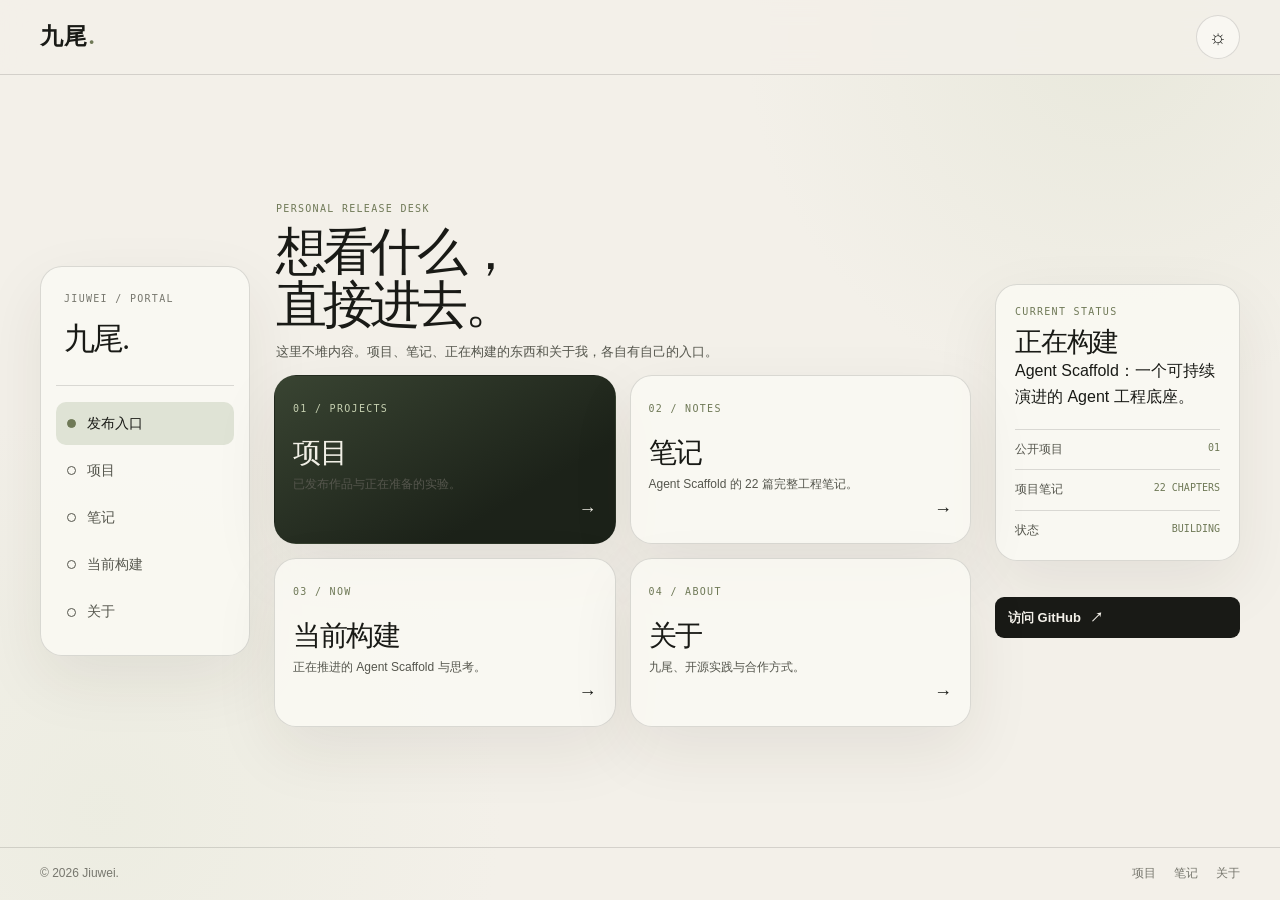
<file: index.html>
<!doctype html>
<html lang="zh-CN">
<head>
  <meta charset="utf-8" />
  <meta name="viewport" content="width=device-width, initial-scale=1" />
  <meta name="description" content="九尾的个人发布入口：项目、笔记、当前构建与关于。" />
  <meta name="theme-color" content="#f3f0e9" />
  <title>九尾 · 发布入口</title>
  <link rel="stylesheet" href="portal.css" />
</head>
<body>
  <a class="skip-link" href="#main-content">跳到主要内容</a>
  <header class="site-header"><div class="shell header-inner"><a class="brand" href="index.html" aria-label="九尾首页">九尾<span class="brand-dot">.</span></a><div class="header-actions"><button class="theme-toggle" type="button" data-theme-toggle aria-label="切换到夜间模式" title="切换到夜间模式"><span class="theme-symbol" aria-hidden="true"><span data-theme-icon="sun">☼</span><span data-theme-icon="moon">☾</span></span></button><button class="nav-toggle" type="button" data-nav-toggle aria-label="打开导航" aria-expanded="false"><span class="nav-lines" aria-hidden="true"></span></button></div></div></header>

  <main id="main-content" class="portal shell">
    <aside class="portal-nav" aria-label="功能导航"><div class="identity"><p>JIUWEI / PORTAL</p><h1>九尾.</h1></div><nav class="side-nav" data-nav aria-label="主导航"><a href="index.html" aria-current="page">发布入口</a><a href="projects.html">项目</a><a href="notes.html">笔记</a><a href="now.html">当前构建</a><a href="about.html">关于</a></nav></aside>

    <section class="portal-center" aria-labelledby="portal-title">
      <div class="portal-intro"><p class="eyebrow">PERSONAL RELEASE DESK</p><h2 id="portal-title">想看什么，<br />直接进去。</h2><p>这里不堆内容。项目、笔记、正在构建的东西和关于我，各自有自己的入口。</p></div>
      <div class="entry-grid">
        <article class="entry-card entry-card--featured"><a href="projects.html" aria-label="进入项目页"></a><div><span class="entry-index">01 / PROJECTS</span><h3>项目</h3><p>已发布作品与正在准备的实验。</p></div><span class="card-arrow" aria-hidden="true">→</span></article>
        <article class="entry-card"><a href="notes.html" aria-label="进入笔记页"></a><div><span class="entry-index">02 / NOTES</span><h3>笔记</h3><p>Agent Scaffold 的 22 篇完整工程笔记。</p></div><span class="card-arrow" aria-hidden="true">→</span></article>
        <article class="entry-card"><a href="now.html" aria-label="进入当前构建页"></a><div><span class="entry-index">03 / NOW</span><h3>当前构建</h3><p>正在推进的 Agent Scaffold 与思考。</p></div><span class="card-arrow" aria-hidden="true">→</span></article>
        <article class="entry-card"><a href="about.html" aria-label="进入关于页"></a><div><span class="entry-index">04 / ABOUT</span><h3>关于</h3><p>九尾、开源实践与合作方式。</p></div><span class="card-arrow" aria-hidden="true">→</span></article>
      </div>
    </section>

    <aside class="portal-rail" aria-label="当前状态"><section class="status-card"><p class="status-label">CURRENT STATUS</p><h2>正在构建</h2><p>Agent Scaffold：一个可持续演进的 Agent 工程底座。</p><ul class="status-list"><li><span>公开项目</span><span>01</span></li><li><span>项目笔记</span><span>22 CHAPTERS</span></li><li><span>状态</span><span>BUILDING</span></li></ul></section><a class="github-link" href="https://github.com/3125022941" target="_blank" rel="noreferrer">访问 GitHub <span aria-hidden="true">↗</span></a></aside>
  </main>

  <footer class="site-footer"><div class="shell footer-inner"><p>© <span data-year></span> Jiuwei.</p><nav aria-label="页脚导航"><a href="projects.html">项目</a><a href="notes.html">笔记</a><a href="about.html">关于</a></nav></div></footer>
  <script src="portal.js"></script>
</body>
</html>
</file>
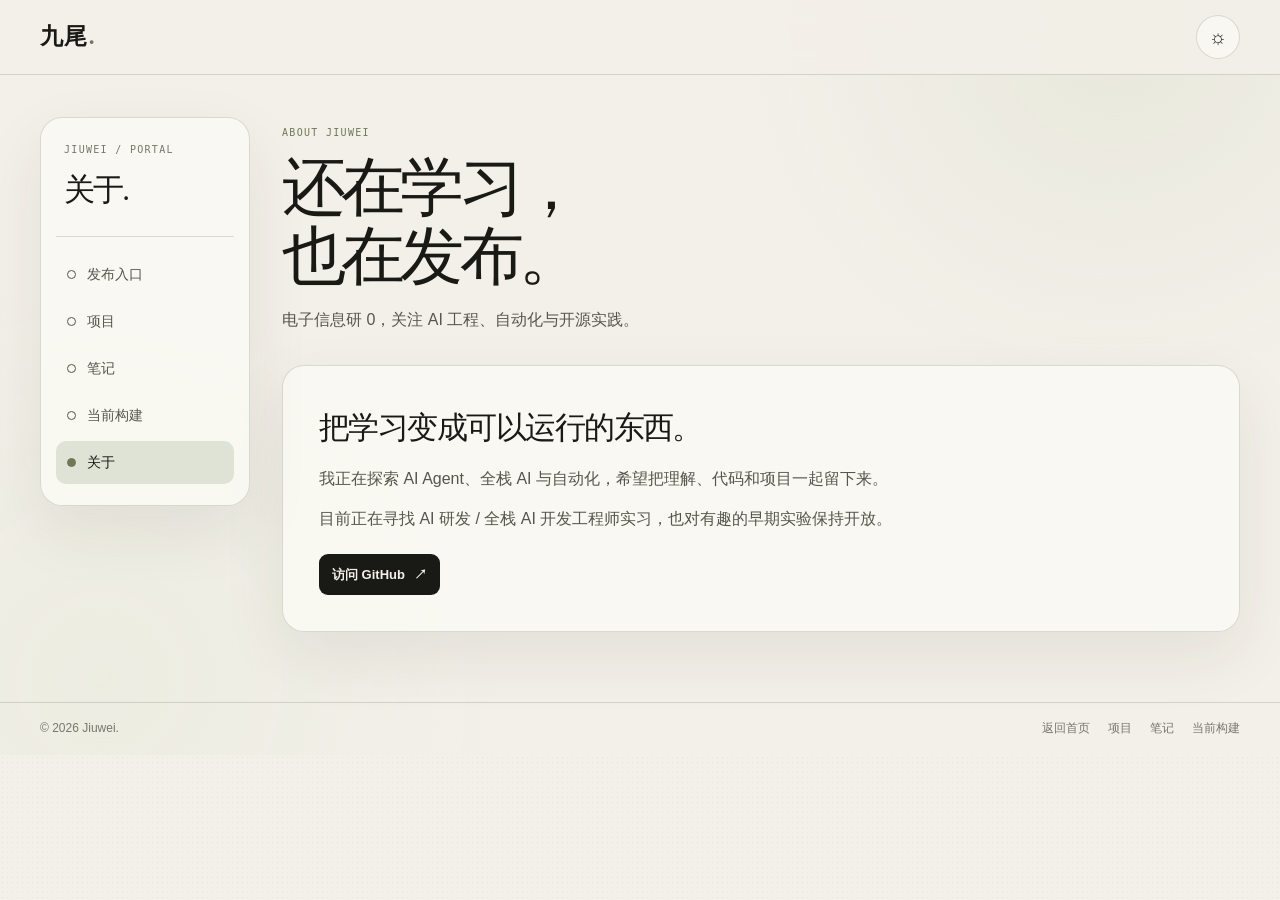
<file: about.html>
<!doctype html>
<html lang="zh-CN"><head><meta charset="utf-8" /><meta name="viewport" content="width=device-width, initial-scale=1" /><meta name="description" content="关于九尾。" /><title>关于 · 九尾</title><link rel="stylesheet" href="portal.css" /></head>
<body><a class="skip-link" href="#main-content">跳到主要内容</a><header class="site-header"><div class="shell header-inner"><a class="brand" href="index.html">九尾<span class="brand-dot">.</span></a><div class="header-actions"><button class="theme-toggle" type="button" data-theme-toggle aria-label="切换到夜间模式"><span class="theme-symbol" aria-hidden="true"><span data-theme-icon="sun">☼</span><span data-theme-icon="moon">☾</span></span></button><button class="nav-toggle" type="button" data-nav-toggle aria-label="打开导航" aria-expanded="false"><span class="nav-lines" aria-hidden="true"></span></button></div></div></header>
<main id="main-content" class="page-layout shell"><aside class="page-nav"><div class="portal-nav"><div class="identity"><p>JIUWEI / PORTAL</p><h1>关于.</h1></div><nav class="side-nav" data-nav aria-label="主导航"><a href="index.html">发布入口</a><a href="projects.html">项目</a><a href="notes.html">笔记</a><a href="now.html">当前构建</a><a href="about.html" aria-current="page">关于</a></nav></div></aside><section class="page-main"><header class="page-heading"><p class="eyebrow">ABOUT JIUWEI</p><h1>还在学习，<br />也在发布。</h1><p>电子信息研 0，关注 AI 工程、自动化与开源实践。</p></header><section class="content-card"><h2>把学习变成可以运行的东西。</h2><p>我正在探索 AI Agent、全栈 AI 与自动化，希望把理解、代码和项目一起留下来。</p><p>目前正在寻找 AI 研发 / 全栈 AI 开发工程师实习，也对有趣的早期实验保持开放。</p><a class="github-link" href="https://github.com/3125022941" target="_blank" rel="noreferrer">访问 GitHub <span aria-hidden="true">↗</span></a></section></section></main><footer class="site-footer"><div class="shell footer-inner"><p>© <span data-year></span> Jiuwei.</p><nav><a href="index.html">返回首页</a><a href="projects.html">项目</a><a href="notes.html">笔记</a><a href="now.html">当前构建</a></nav></div></footer><script src="portal.js"></script></body></html>
</file>
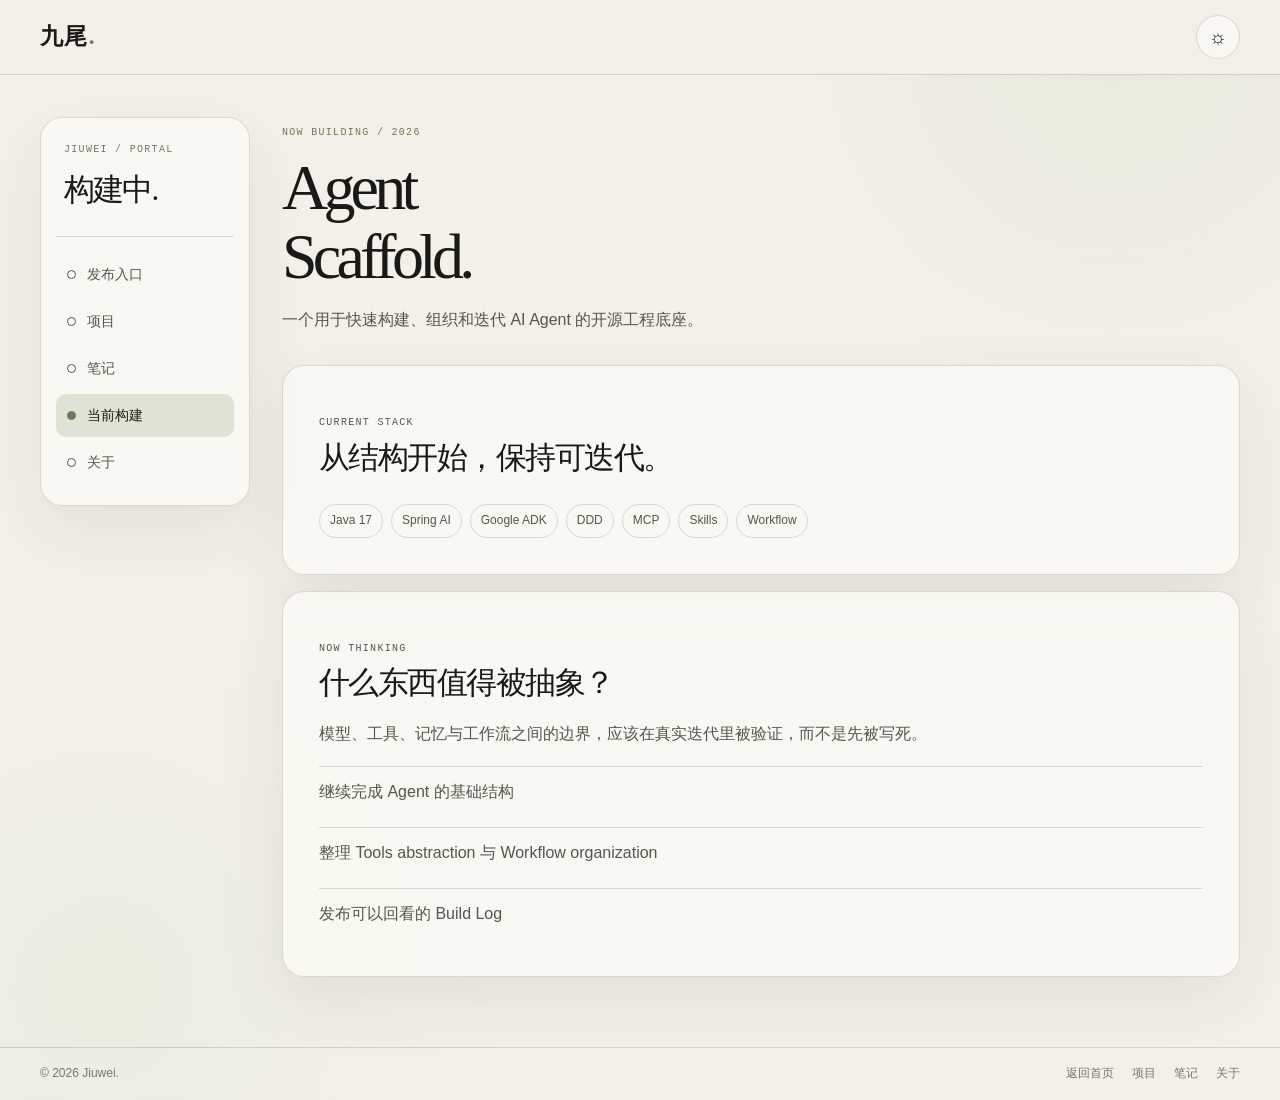
<file: now.html>
<!doctype html>
<html lang="zh-CN"><head><meta charset="utf-8" /><meta name="viewport" content="width=device-width, initial-scale=1" /><meta name="description" content="九尾正在构建的 Agent Scaffold。" /><title>当前构建 · 九尾</title><link rel="stylesheet" href="portal.css" /></head>
<body><a class="skip-link" href="#main-content">跳到主要内容</a><header class="site-header"><div class="shell header-inner"><a class="brand" href="index.html">九尾<span class="brand-dot">.</span></a><div class="header-actions"><button class="theme-toggle" type="button" data-theme-toggle aria-label="切换到夜间模式"><span class="theme-symbol" aria-hidden="true"><span data-theme-icon="sun">☼</span><span data-theme-icon="moon">☾</span></span></button><button class="nav-toggle" type="button" data-nav-toggle aria-label="打开导航" aria-expanded="false"><span class="nav-lines" aria-hidden="true"></span></button></div></div></header>
<main id="main-content" class="page-layout shell"><aside class="page-nav"><div class="portal-nav"><div class="identity"><p>JIUWEI / PORTAL</p><h1>构建中.</h1></div><nav class="side-nav" data-nav aria-label="主导航"><a href="index.html">发布入口</a><a href="projects.html">项目</a><a href="notes.html">笔记</a><a href="now.html" aria-current="page">当前构建</a><a href="about.html">关于</a></nav></div></aside><section class="page-main"><header class="page-heading"><p class="eyebrow">NOW BUILDING / 2026</p><h1>Agent<br />Scaffold.</h1><p>一个用于快速构建、组织和迭代 AI Agent 的开源工程底座。</p></header><section class="content-card"><p class="eyebrow">CURRENT STACK</p><h2>从结构开始，保持可迭代。</h2><div class="stack-list" aria-label="技术栈"><span>Java 17</span><span>Spring AI</span><span>Google ADK</span><span>DDD</span><span>MCP</span><span>Skills</span><span>Workflow</span></div></section><section class="content-card"><p class="eyebrow">NOW THINKING</p><h2>什么东西值得被抽象？</h2><p>模型、工具、记忆与工作流之间的边界，应该在真实迭代里被验证，而不是先被写死。</p><ul class="next-list"><li>继续完成 Agent 的基础结构</li><li>整理 Tools abstraction 与 Workflow organization</li><li>发布可以回看的 Build Log</li></ul></section></section></main><footer class="site-footer"><div class="shell footer-inner"><p>© <span data-year></span> Jiuwei.</p><nav><a href="index.html">返回首页</a><a href="projects.html">项目</a><a href="notes.html">笔记</a><a href="about.html">关于</a></nav></div></footer><script src="portal.js"></script></body></html>
</file>
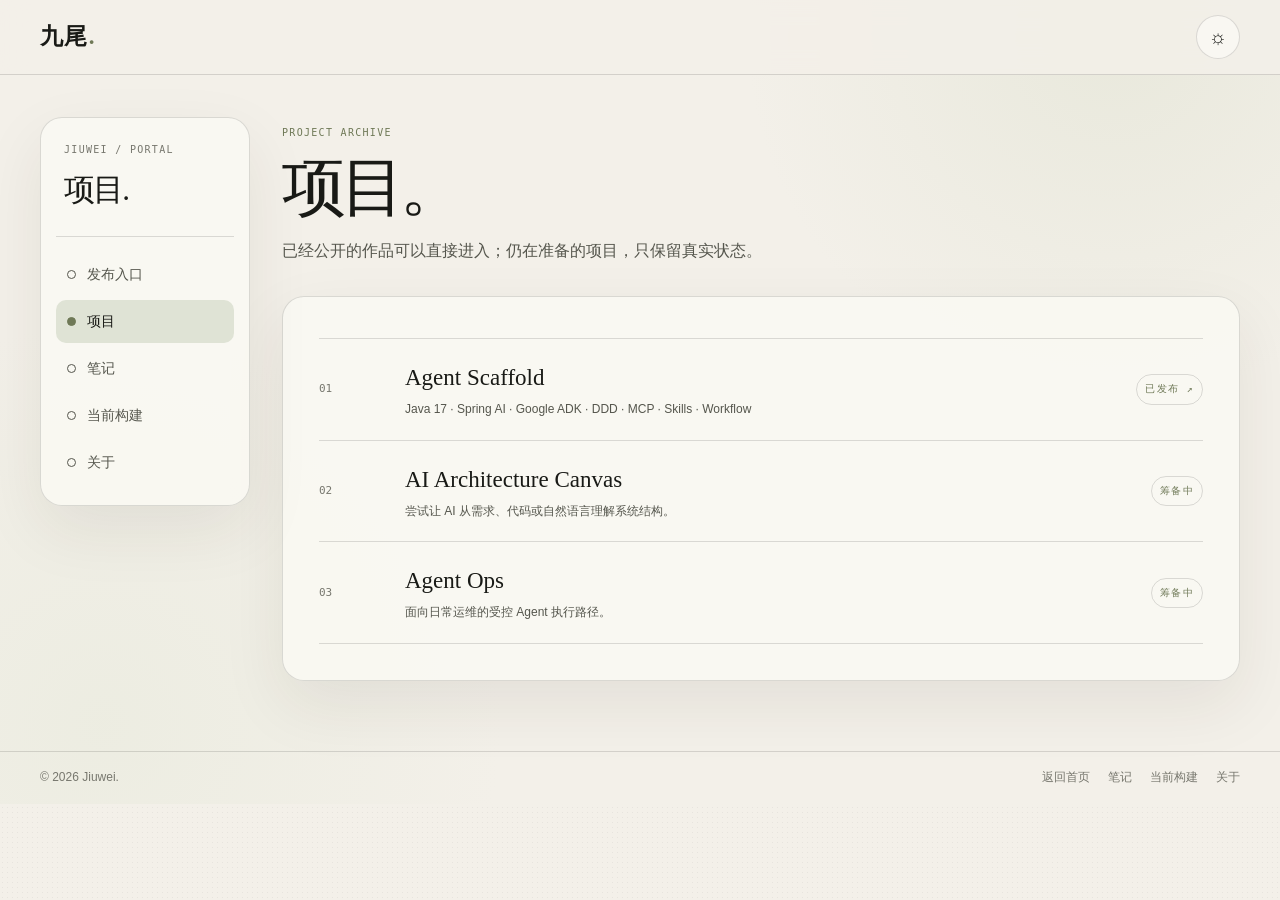
<file: projects.html>
<!doctype html>
<html lang="zh-CN"><head><meta charset="utf-8" /><meta name="viewport" content="width=device-width, initial-scale=1" /><meta name="description" content="九尾的项目档案。" /><title>项目 · 九尾</title><link rel="stylesheet" href="portal.css" /></head>
<body><a class="skip-link" href="#main-content">跳到主要内容</a><header class="site-header"><div class="shell header-inner"><a class="brand" href="index.html">九尾<span class="brand-dot">.</span></a><div class="header-actions"><button class="theme-toggle" type="button" data-theme-toggle aria-label="切换到夜间模式"><span class="theme-symbol" aria-hidden="true"><span data-theme-icon="sun">☼</span><span data-theme-icon="moon">☾</span></span></button><button class="nav-toggle" type="button" data-nav-toggle aria-label="打开导航" aria-expanded="false"><span class="nav-lines" aria-hidden="true"></span></button></div></div></header>
<main id="main-content" class="page-layout shell"><aside class="page-nav"><div class="portal-nav"><div class="identity"><p>JIUWEI / PORTAL</p><h1>项目.</h1></div><nav class="side-nav" data-nav aria-label="主导航"><a href="index.html">发布入口</a><a href="projects.html" aria-current="page">项目</a><a href="notes.html">笔记</a><a href="now.html">当前构建</a><a href="about.html">关于</a></nav></div></aside><section class="page-main"><header class="page-heading"><p class="eyebrow">PROJECT ARCHIVE</p><h1>项目。</h1><p>已经公开的作品可以直接进入；仍在准备的项目，只保留真实状态。</p></header><section class="content-card projects-module" id="projects" aria-label="项目档案"><div class="project-list"><article class="project-row project-card project-row--published"><a data-work-link href="https://github.com/3125022941/agent-scaffold" target="_blank" rel="noreferrer" aria-label="打开 Agent Scaffold GitHub 仓库"></a><span class="project-index">01</span><div><h3>Agent Scaffold</h3><p>Java 17 · Spring AI · Google ADK · DDD · MCP · Skills · Workflow</p></div><span class="project-status">已发布 ↗</span></article><article class="project-row project-card"><span class="project-index">02</span><div><h3>AI Architecture Canvas</h3><p>尝试让 AI 从需求、代码或自然语言理解系统结构。</p></div><span class="project-status">筹备中</span></article><article class="project-row project-card"><span class="project-index">03</span><div><h3>Agent Ops</h3><p>面向日常运维的受控 Agent 执行路径。</p></div><span class="project-status">筹备中</span></article></div></section></section></main><footer class="site-footer"><div class="shell footer-inner"><p>© <span data-year></span> Jiuwei.</p><nav><a href="index.html">返回首页</a><a href="notes.html">笔记</a><a href="now.html">当前构建</a><a href="about.html">关于</a></nav></div></footer><script src="portal.js"></script></body></html>
</file>
<file: portal.css>
:root {
  --paper: #f3f0e9;
  --card: #fbf9f4;
  --ink: #191a16;
  --ink-soft: #55564d;
  --muted: #77776e;
  --line: rgba(25, 26, 22, .14);
  --olive: #6f7957;
  --olive-pale: #dfe3d5;
  --shadow: 0 24px 65px rgba(45, 39, 29, .08);
  --serif: "Iowan Old Style", "Palatino Linotype", "Songti SC", STSong, serif;
  --sans: -apple-system, BlinkMacSystemFont, "Segoe UI", "PingFang SC", "Microsoft YaHei", sans-serif;
  --mono: "SFMono-Regular", Consolas, monospace;
  --shell: min(1200px, calc(100% - 48px));
}
html[data-theme="ink"] {
  --paper: #12140f;
  --card: #1b1e18;
  --ink: #f1eee6;
  --ink-soft: #c5c4bb;
  --muted: #9c9c91;
  --line: rgba(241, 238, 230, .14);
  --olive: #b5bd96;
  --olive-pale: #31382a;
  --shadow: 0 24px 65px rgba(0, 0, 0, .24);
}
* { box-sizing: border-box; }
html { background: var(--paper); }
body {
  min-width: 320px;
  margin: 0;
  overflow-x: hidden;
  color: var(--ink);
  background:
    radial-gradient(circle at 87% 4%, rgba(213,218,195,.34), transparent 23rem),
    radial-gradient(circle at 8% 90%, rgba(226,231,213,.38), transparent 25rem),
    var(--paper);
  font-family: var(--sans);
  line-height: 1.65;
  -webkit-font-smoothing: antialiased;
}
body::before { position: fixed; z-index: -1; inset: 0; pointer-events: none; opacity: .2; background-image: radial-gradient(rgba(25,26,22,.25) .45px, transparent .7px); background-size: 5px 5px; content: ""; }
a { color: inherit; text-decoration: none; }
button { font: inherit; }
h1, h2, h3, p { margin: 0; }
.shell { width: var(--shell); margin-inline: auto; }
.skip-link { position: fixed; z-index: 50; top: 12px; left: 12px; padding: 9px 13px; color: var(--paper); background: var(--ink); border-radius: 8px; transform: translateY(-180%); }
.skip-link:focus { transform: translateY(0); }
a:focus-visible, button:focus-visible { outline: 2px solid var(--olive); outline-offset: 4px; }

.site-header { position: sticky; z-index: 20; top: 0; border-bottom: 1px solid var(--line); background: color-mix(in srgb, var(--paper) 88%, transparent); backdrop-filter: blur(14px); }
.header-inner { min-height: 74px; display: grid; grid-template-columns: 1fr auto; align-items: center; gap: 22px; }
.brand { width: max-content; font-family: var(--serif); font-size: 23px; font-weight: 700; letter-spacing: .06em; }
.brand-dot { color: var(--olive); }
.header-actions { display: flex; align-items: center; gap: 9px; }
.theme-toggle, .nav-toggle { width: 44px; height: 44px; display: grid; place-items: center; padding: 0; color: var(--ink); background: color-mix(in srgb, var(--card) 86%, transparent); border: 1px solid var(--line); border-radius: 50%; cursor: pointer; transition: transform .2s ease, background .2s ease; }
.theme-toggle:hover, .nav-toggle:hover { background: var(--olive-pale); transform: translateY(-1px); }
.theme-symbol { position: relative; width: 19px; height: 19px; display: grid; place-items: center; }
.theme-symbol span { position: absolute; font-size: 20px; line-height: 1; transition: opacity .22s ease, transform .22s ease; }
.theme-symbol [data-theme-icon="moon"] { opacity: 0; transform: rotate(-20deg) scale(.7); }
html[data-theme="ink"] .theme-symbol [data-theme-icon="sun"] { opacity: 0; transform: rotate(20deg) scale(.7); }
html[data-theme="ink"] .theme-symbol [data-theme-icon="moon"] { opacity: 1; transform: rotate(0) scale(1); }
.nav-toggle { display: none; border-radius: 10px; }
.nav-lines, .nav-lines::before, .nav-lines::after { display: block; width: 18px; height: 1.5px; background: currentColor; content: ""; }
.nav-lines { position: relative; }.nav-lines::before { position: absolute; top: -6px; }.nav-lines::after { position: absolute; top: 6px; }

.portal { min-height: calc(100dvh - 128px); display: grid; grid-template-columns: 210px minmax(0, 1fr) 245px; gap: 24px; align-items: center; padding-block: 18px; }
.portal-nav, .status-card, .entry-card, .content-card { border: 1px solid var(--line); border-radius: 22px; background: color-mix(in srgb, var(--card) 84%, transparent); box-shadow: var(--shadow); }
.portal-nav { padding: 21px 15px; }
.identity { padding: 3px 8px 21px; border-bottom: 1px solid var(--line); }
.identity p, .eyebrow, .status-label, .entry-index, .project-status { color: var(--olive); font-family: var(--mono); font-size: 10px; letter-spacing: .13em; text-transform: uppercase; }
.identity p { color: var(--muted); }.identity h1 { margin-top: 5px; font-family: var(--serif); font-size: 31px; font-weight: 500; letter-spacing: -.06em; }
.side-nav { display: grid; gap: 4px; padding-top: 16px; }.side-nav a { display: flex; align-items: center; gap: 11px; padding: 10px 11px; color: var(--ink-soft); border-radius: 10px; font-size: 14px; transition: color .18s ease, background .18s ease; }.side-nav a::before { width: 7px; height: 7px; border: 1px solid currentColor; border-radius: 50%; content: ""; }.side-nav a:hover, .side-nav a[aria-current="page"] { color: var(--ink); background: var(--olive-pale); }.side-nav a[aria-current="page"]::before { background: var(--olive); border-color: var(--olive); }

.portal-center { min-width: 0; }.portal-intro { padding: 6px 2px 12px; }.portal-intro h2 { max-width: 650px; margin-top: 7px; font-family: var(--serif); font-size: clamp(35px, 4vw, 54px); font-weight: 500; letter-spacing: -.075em; line-height: 1.05; }.portal-intro p:last-child { max-width: 540px; margin-top: 9px; color: var(--ink-soft); font-size: 13px; }
.entry-grid { display: grid; grid-template-columns: repeat(2, minmax(0, 1fr)); gap: 14px; }.entry-card { position: relative; min-height: 156px; display: flex; flex-direction: column; justify-content: space-between; padding: 18px; overflow: hidden; transition: transform .2s ease, border-color .2s ease; }.entry-card:hover { border-color: var(--olive); transform: translateY(-4px); }.entry-card--featured { color: #f1efe6; background: linear-gradient(150deg, #394432, #1c2219 72%); border-color: transparent; }.entry-card--featured .entry-index, .entry-card--featured p { color: #c5cfb0; }.entry-card h3 { margin-top: 18px; font-family: var(--serif); font-size: 28px; font-weight: 500; letter-spacing: -.05em; line-height: 1.08; }.entry-card p { margin-top: 7px; color: var(--ink-soft); font-size: 12px; }.entry-card .card-arrow { align-self: flex-end; font-size: 18px; }.entry-card a { position: absolute; inset: 0; }.entry-card a:focus-visible { outline: 3px solid var(--olive); outline-offset: -3px; }

.portal-rail { display: grid; gap: 14px; }.status-card { padding: 19px; }.status-card h2 { margin-top: 8px; font-family: var(--serif); font-size: 27px; font-weight: 500; letter-spacing: -.045em; line-height: 1.1; }.status-card p:last-child { margin-top: 10px; color: var(--muted); font-size: 12px; }.status-list { display: grid; gap: 10px; margin: 18px 0 0; padding: 0; list-style: none; }.status-list li { display: flex; justify-content: space-between; gap: 10px; padding-top: 10px; border-top: 1px solid var(--line); color: var(--ink-soft); font-size: 12px; }.status-list span:last-child { color: var(--olive); font-family: var(--mono); font-size: 10px; }

.page-layout { display: grid; grid-template-columns: 210px minmax(0, 1fr); gap: 32px; padding-block: 42px 70px; }.page-nav { position: sticky; top: 104px; align-self: start; }.page-main { min-width: 0; }.page-heading { padding: 8px 0 32px; }.page-heading h1 { max-width: 710px; margin-top: 11px; font-family: var(--serif); font-size: clamp(42px, 5vw, 68px); font-weight: 500; letter-spacing: -.075em; line-height: 1.08; }.page-heading p:last-child { max-width: 600px; margin-top: 16px; color: var(--ink-soft); }
.content-card { padding: clamp(23px, 3vw, 36px); }.content-card + .content-card { margin-top: 16px; }.content-card h2 { font-family: var(--serif); font-size: 31px; font-weight: 500; letter-spacing: -.05em; }.content-card p { margin-top: 13px; color: var(--ink-soft); }.project-list { margin-top: 5px; border-top: 1px solid var(--line); }.project-row { position: relative; display: grid; grid-template-columns: 68px minmax(0, 1fr) auto; gap: 18px; align-items: center; padding: 20px 0; border-bottom: 1px solid var(--line); }.project-row h3 { font-family: var(--serif); font-size: 23px; font-weight: 500; }.project-row p { margin-top: 3px; font-size: 12px; }.project-row--published:hover { padding-inline: 10px; background: var(--olive-pale); }.project-row--published a { position: absolute; inset: 0; }.project-index { color: var(--muted); font-family: var(--mono); font-size: 11px; }.project-status { padding: 6px 8px; border: 1px solid var(--line); border-radius: 999px; white-space: nowrap; }.stack-list { display: flex; flex-wrap: wrap; gap: 8px; margin-top: 21px; }.stack-list span { padding: 6px 10px; border: 1px solid var(--line); border-radius: 999px; color: var(--ink-soft); font-size: 12px; }.next-list { display: grid; gap: 10px; margin: 18px 0 0; padding: 0; list-style: none; }.next-list li { padding: 12px 0; border-top: 1px solid var(--line); color: var(--ink-soft); }.github-link { display: inline-flex; align-items: center; gap: 9px; margin-top: 22px; padding: 10px 13px; color: var(--paper); background: var(--ink); border-radius: 9px; font-size: 13px; font-weight: 700; }.github-link:hover { transform: translateY(-2px); }html[data-theme="ink"] .github-link { color: #171914; }
.site-footer { border-top: 1px solid var(--line); }.footer-inner { display: flex; justify-content: space-between; gap: 20px; padding: 16px 0; color: var(--muted); font-size: 12px; }.footer-inner nav { display: flex; gap: 18px; }.footer-inner a:hover { color: var(--ink); }

@media (max-width: 980px) { .portal { grid-template-columns: 190px minmax(0, 1fr); }.portal-rail { grid-column: 2; grid-template-columns: repeat(2, minmax(0, 1fr)); }.page-layout { grid-template-columns: 190px minmax(0, 1fr); } }
@media (max-width: 780px) { :root { --shell: min(100% - 36px, 640px); }.header-inner { min-height: 70px; }.nav-toggle { display: grid; }.side-nav { position: fixed; z-index: 25; top: 70px; right: 18px; left: 18px; padding: 12px; border: 1px solid var(--line); border-radius: 13px; background: var(--card); box-shadow: var(--shadow); opacity: 0; visibility: hidden; pointer-events: none; transform: translateY(-8px); transition: opacity .2s ease, visibility .2s ease, transform .2s ease; }.side-nav.is-open { opacity: 1; visibility: visible; pointer-events: auto; transform: translateY(0); }.portal { min-height: auto; grid-template-columns: 1fr; gap: 18px; padding-block: 18px 42px; }.portal-nav { display: flex; align-items: center; justify-content: space-between; padding: 15px 17px; }.identity { padding: 0; border: 0; }.identity h1 { font-size: 26px; }.portal-rail { grid-column: auto; grid-template-columns: repeat(2, minmax(0, 1fr)); }.page-layout { grid-template-columns: 1fr; gap: 18px; padding-block: 23px 44px; }.page-nav { position: static; }.page-nav .portal-nav { display: flex; }.page-heading { padding-bottom: 22px; } }
@media (max-width: 480px) { :root { --shell: min(100% - 28px, 640px); }.entry-grid, .portal-rail { grid-template-columns: 1fr; }.entry-card { min-height: 165px; }.project-row { grid-template-columns: 42px minmax(0, 1fr); }.project-status { justify-self: start; grid-column: 2; }.footer-inner { align-items: flex-start; flex-direction: column; } }
@media (prefers-reduced-motion: reduce) { *, *::before, *::after { scroll-behavior: auto !important; animation-duration: .01ms !important; transition-duration: .01ms !important; } }
</file>
